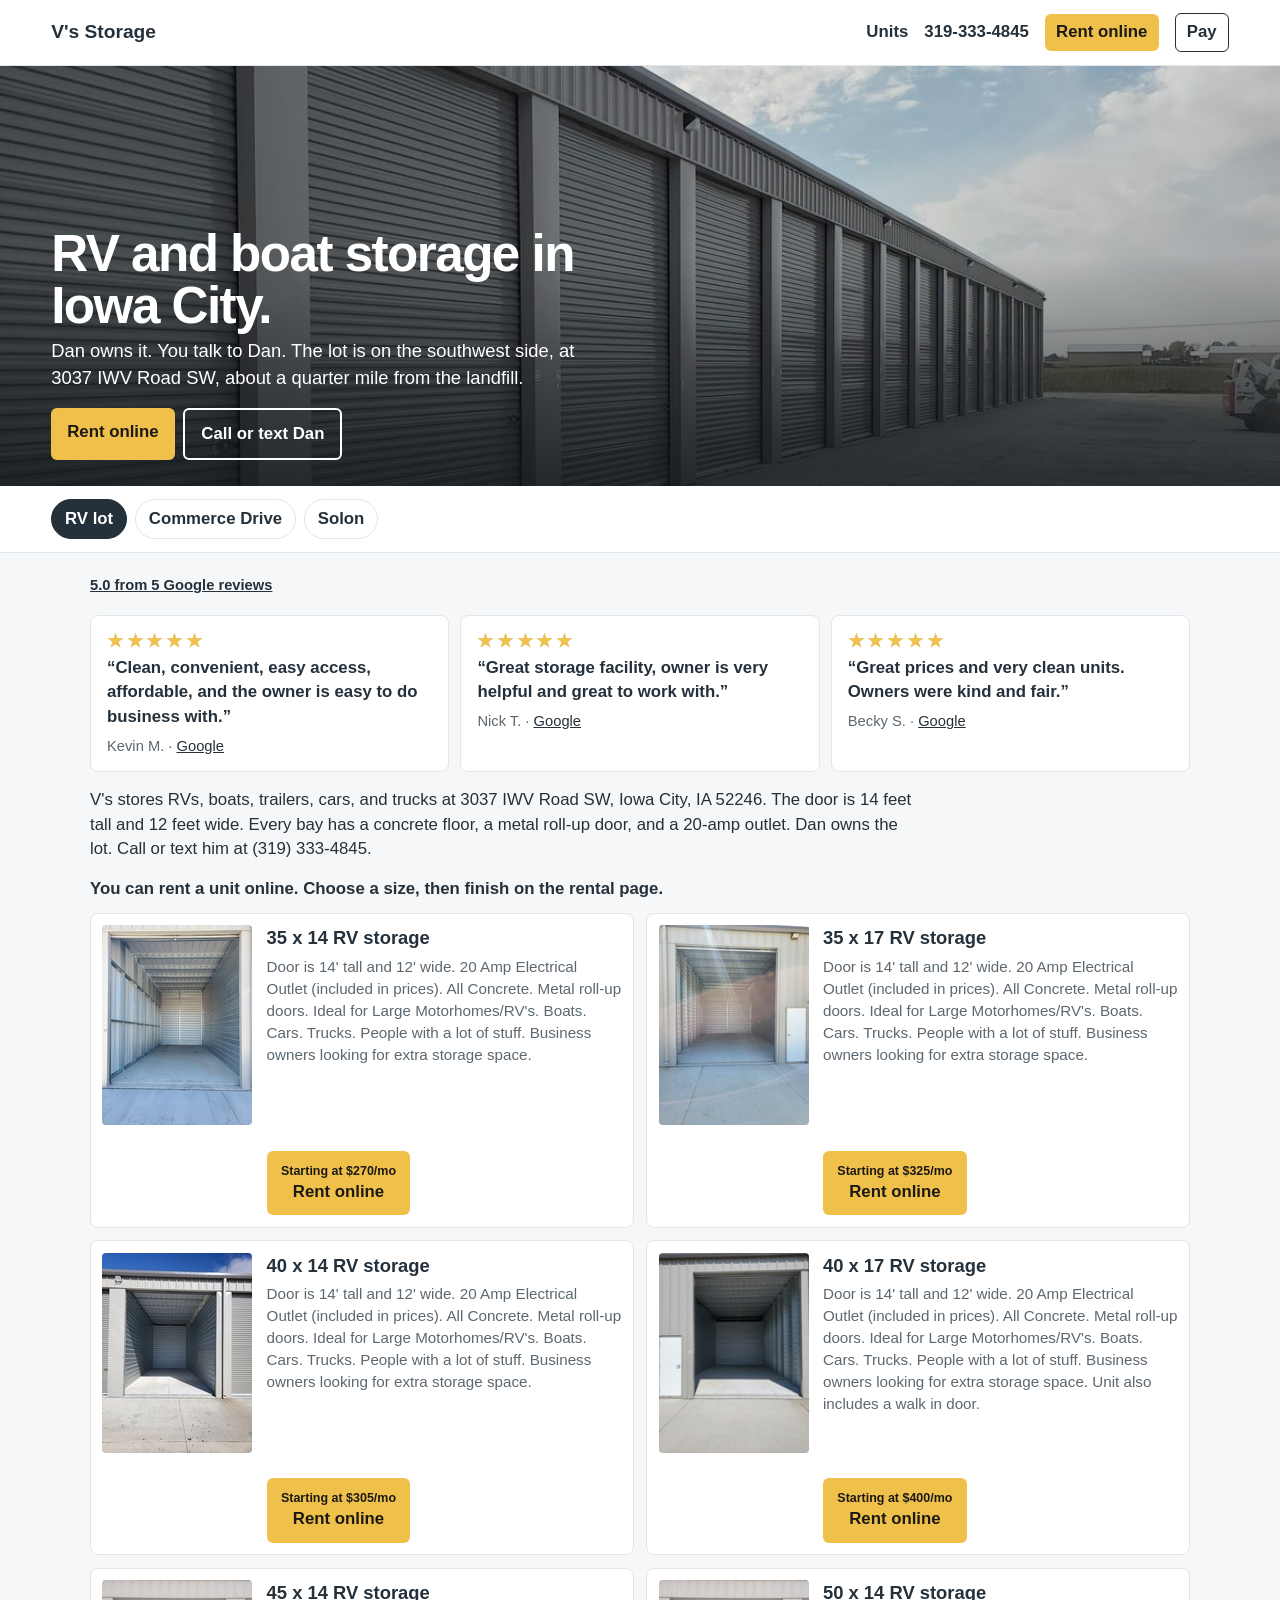
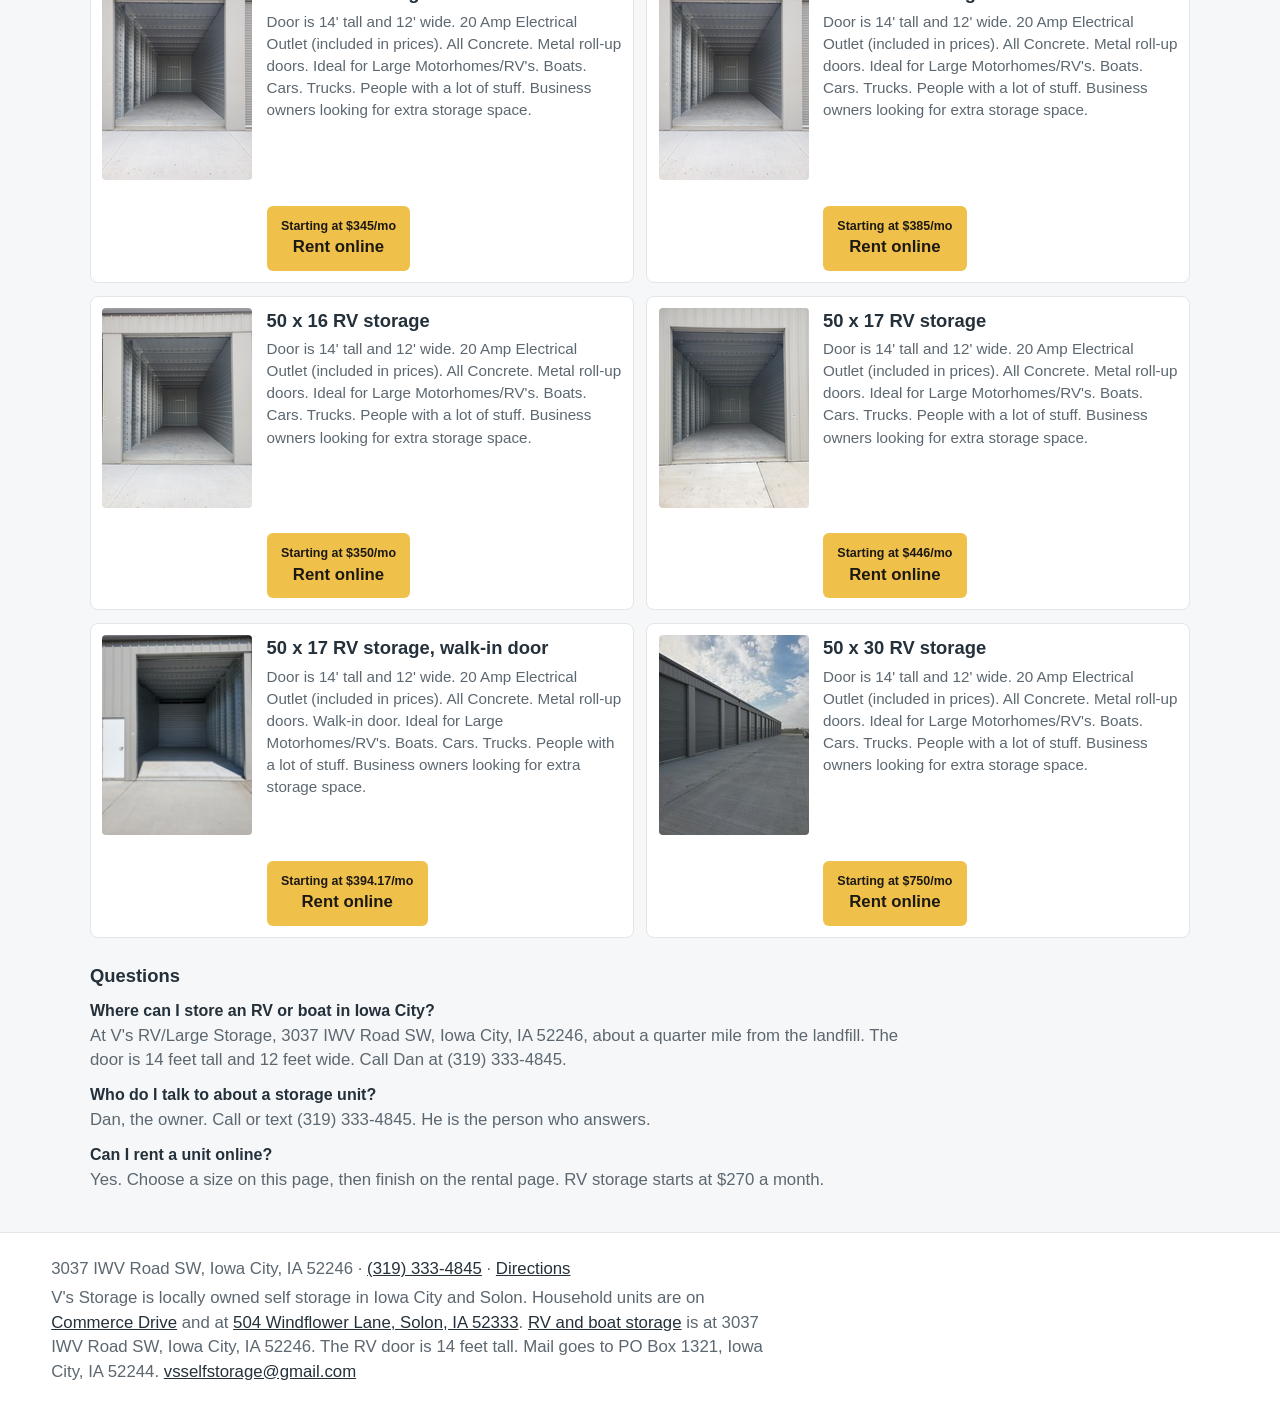
<file: index.html>
<!DOCTYPE html>
<html lang="en">
<head>
  <meta charset="utf-8">
  <meta name="viewport" content="width=device-width, initial-scale=1">
  <title>RV Storage Iowa City | Boat and Trailer Storage on IWV Road</title>
  <meta name="description" content="RV, boat, and trailer storage at 3037 IWV Road SW, Iowa City. Dan owns it. 14-foot doors. From $270 a month. Call (319) 333-4845.">
  <meta name="robots" content="index, follow, max-image-preview:large">
  <link rel="canonical" href="index.html">
  <meta property="og:type" content="website">
  <meta property="og:site_name" content="V's Storage">
  <meta property="og:locale" content="en_US">
  <meta property="og:title" content="RV Storage Iowa City | Boat and Trailer Storage on IWV Road">
  <meta property="og:description" content="RV, boat, and trailer storage at 3037 IWV Road SW, Iowa City. Dan owns it. 14-foot doors. From $270 a month. Call (319) 333-4845.">
  <meta name="twitter:card" content="summary">
  <meta name="twitter:title" content="RV Storage Iowa City | Boat and Trailer Storage on IWV Road">
  <meta name="twitter:description" content="RV, boat, and trailer storage at 3037 IWV Road SW, Iowa City. Dan owns it. 14-foot doors. From $270 a month. Call (319) 333-4845.">
  <link rel="preload" as="image" href="images/rv-lot.jpg" fetchpriority="high">
  <link rel="stylesheet" href="site.css">
  <script src="lot-scroll.js"></script>
  <script type="application/ld+json">
{
  "@context": "https://schema.org",
  "@graph": [
    {
      "@type": "Organization",
      "@id": "index.html#vs-storage",
      "name": "V's Storage",
      "email": "vsselfstorage@gmail.com",
      "telephone": "+1-319-333-4845",
      "founder": {
        "@type": "Person",
        "name": "Dan"
      },
      "sameAs": [
        "https://www.facebook.com/vselfstorage/",
        "https://www.vsrvstorage.com/",
        "https://www.vsselfstorageiowacity.com/",
        "https://www.vsselfstoragesolon.com/"
      ]
    },
    {
      "@type": "SelfStorage",
      "@id": "index.html#location",
      "name": "V's RV/Large Storage",
      "description": "RV, boat, and trailer storage at 3037 IWV Road SW, Iowa City. Dan owns it. 14-foot doors. From $270 a month. Call (319) 333-4845.",
      "telephone": "+1-319-333-4845",
      "email": "vsselfstorage@gmail.com",
      "parentOrganization": {
        "@id": "index.html#vs-storage"
      },
      "address": {
        "@type": "PostalAddress",
        "streetAddress": "3037 IWV Road SW",
        "addressLocality": "Iowa City",
        "addressRegion": "IA",
        "postalCode": "52246",
        "addressCountry": "US"
      },
      "hasMap": "https://www.google.com/maps/search/?api=1&query=V%27s%20RV%2FLarge%20Storage%2C%203037%20IWV%20Road%20SW%2C%20Iowa%20City%2C%20IA%2052246",
      "areaServed": {
        "@type": "City",
        "name": "Iowa City",
        "containedInPlace": {
          "@type": "State",
          "name": "Iowa"
        }
      },
      "priceRange": "$270-$750",
      "currenciesAccepted": "USD",
      "potentialAction": {
        "@type": "ReserveAction",
        "name": "Rent online",
        "target": "https://www.vsrvstorage.com/pages/rent"
      },
      "makesOffer": [
        {
          "@type": "Offer",
          "name": "35 x 14 RV storage",
          "price": "270",
          "priceCurrency": "USD",
          "availability": "https://schema.org/LimitedAvailability",
          "url": "https://www.vsrvstorage.com/pages/rent"
        },
        {
          "@type": "Offer",
          "name": "35 x 17 RV storage",
          "price": "325",
          "priceCurrency": "USD",
          "availability": "https://schema.org/LimitedAvailability",
          "url": "https://www.vsrvstorage.com/pages/rent"
        },
        {
          "@type": "Offer",
          "name": "40 x 14 RV storage",
          "price": "305",
          "priceCurrency": "USD",
          "availability": "https://schema.org/LimitedAvailability",
          "url": "https://www.vsrvstorage.com/pages/rent"
        },
        {
          "@type": "Offer",
          "name": "40 x 17 RV storage",
          "price": "400",
          "priceCurrency": "USD",
          "availability": "https://schema.org/LimitedAvailability",
          "url": "https://www.vsrvstorage.com/pages/rent"
        },
        {
          "@type": "Offer",
          "name": "45 x 14 RV storage",
          "price": "345",
          "priceCurrency": "USD",
          "availability": "https://schema.org/LimitedAvailability",
          "url": "https://www.vsrvstorage.com/pages/rent"
        },
        {
          "@type": "Offer",
          "name": "50 x 14 RV storage",
          "price": "385",
          "priceCurrency": "USD",
          "availability": "https://schema.org/LimitedAvailability",
          "url": "https://www.vsrvstorage.com/pages/rent"
        },
        {
          "@type": "Offer",
          "name": "50 x 16 RV storage",
          "price": "350",
          "priceCurrency": "USD",
          "availability": "https://schema.org/LimitedAvailability",
          "url": "https://www.vsrvstorage.com/pages/rent"
        },
        {
          "@type": "Offer",
          "name": "50 x 17 RV storage",
          "price": "446",
          "priceCurrency": "USD",
          "availability": "https://schema.org/LimitedAvailability",
          "url": "https://www.vsrvstorage.com/pages/rent"
        },
        {
          "@type": "Offer",
          "name": "50 x 17 RV storage, walk-in door",
          "price": "394.17",
          "priceCurrency": "USD",
          "availability": "https://schema.org/LimitedAvailability",
          "url": "https://www.vsrvstorage.com/pages/rent"
        },
        {
          "@type": "Offer",
          "name": "50 x 30 RV storage",
          "price": "750",
          "priceCurrency": "USD",
          "availability": "https://schema.org/LimitedAvailability",
          "url": "https://www.vsrvstorage.com/pages/rent"
        }
      ],
      "geo": {
        "@type": "GeoCoordinates",
        "latitude": 41.6572025,
        "longitude": -91.6348438
      }
    },
    {
      "@type": "FAQPage",
      "@id": "index.html#faq",
      "mainEntity": [
        {
          "@type": "Question",
          "name": "Where can I store an RV or boat in Iowa City?",
          "acceptedAnswer": {
            "@type": "Answer",
            "text": "At V's RV/Large Storage, 3037 IWV Road SW, Iowa City, IA 52246, about a quarter mile from the landfill. The door is 14 feet tall and 12 feet wide. Call Dan at (319) 333-4845."
          }
        },
        {
          "@type": "Question",
          "name": "Who do I talk to about a storage unit?",
          "acceptedAnswer": {
            "@type": "Answer",
            "text": "Dan, the owner. Call or text (319) 333-4845. He is the person who answers."
          }
        },
        {
          "@type": "Question",
          "name": "Can I rent a unit online?",
          "acceptedAnswer": {
            "@type": "Answer",
            "text": "Yes. Choose a size on this page, then finish on the rental page. RV storage starts at $270 a month."
          }
        }
      ]
    }
  ]
}
  </script>
</head>
<body class="lot-yellow">
  <header>
    <a class="brand" href="#top">V's Storage</a>
    <nav>
      <a class="quiet" href="#units">Units</a>
      <a class="quiet" href="tel:+13193334845">319-333-4845</a>
      <a class="rent-nav" href="https://www.vsrvstorage.com/pages/rent">Rent online</a>
      <a class="pay" href="https://www.vsrvstorage.com/login">Pay</a>
    </nav>
  </header>

  <section class="hero" id="top">
    <img src="images/rv-lot.jpg" alt="RV storage buildings with tall roll-up doors at 3037 IWV Road SW, Iowa City" width="1200" height="1600" fetchpriority="high">
    <div class="hero-copy">
      <h1>RV and boat storage in Iowa City.</h1>
      <p>Dan owns it. You talk to Dan. The lot is on the southwest side, at 3037 IWV Road SW, about a quarter mile from the landfill.</p>
      <div class="actions">
        <a class="call" href="https://www.vsrvstorage.com/pages/rent">Rent online</a>
        <a class="call phone" href="tel:+13193334845">Call or text Dan</a>
      </div>
    </div>
  </section>

  <nav class="lots" aria-label="Locations">
    <a href="index.html" aria-current="page">RV lot</a>
    <a href="iowa-city.html">Commerce Drive</a>
    <a href="solon.html">Solon</a>
  </nav>

  <main>
    <section class="reviews" aria-label="Google reviews">
      <p class="review-source"><a href="https://www.google.com/maps/place/?q=place_id:ChIJkQ-xQYBH5IcRQBtiUoqAh1w">5.0 from 5 Google reviews</a></p>
      <blockquote>
        <p class="stars" aria-label="5 out of 5 stars"><span aria-hidden="true">★★★★★</span></p>
        <p>“Clean, convenient, easy access, affordable, and the owner is easy to do business with.”</p>
        <footer>Kevin M. · <a href="https://www.google.com/maps/place/?q=place_id:ChIJkQ-xQYBH5IcRQBtiUoqAh1w">Google</a></footer>
      </blockquote>
      <blockquote>
        <p class="stars" aria-label="5 out of 5 stars"><span aria-hidden="true">★★★★★</span></p>
        <p>“Great storage facility, owner is very helpful and great to work with.”</p>
        <footer>Nick T. · <a href="https://www.google.com/maps/place/?q=place_id:ChIJkQ-xQYBH5IcRQBtiUoqAh1w">Google</a></footer>
      </blockquote>
      <blockquote>
        <p class="stars" aria-label="5 out of 5 stars"><span aria-hidden="true">★★★★★</span></p>
        <p>“Great prices and very clean units. Owners were kind and fair.”</p>
        <footer>Becky S. · <a href="https://www.google.com/maps/place/?q=place_id:ChIJkQ-xQYBH5IcRQBtiUoqAh1w">Google</a></footer>
      </blockquote>
      <blockquote>
        <p class="stars" aria-label="5 out of 5 stars"><span aria-hidden="true">★★★★★</span></p>
        <p>“Nice, safe, clean facilities!”</p>
        <footer><a href="https://www.google.com/maps/place/?q=place_id:ChIJkQ-xQYBH5IcRQBtiUoqAh1w">Google review</a></footer>
      </blockquote>
    </section>
    <p id="facts">V's stores RVs, boats, trailers, cars, and trucks at 3037 IWV Road SW, Iowa City, IA 52246. The door is 14 feet tall and 12 feet wide. Every bay has a concrete floor, a metal roll-up door, and a 20-amp outlet. Dan owns the lot. Call or text him at (319) 333-4845.</p>
    <p id="rent-note">You can rent a unit online. Choose a size, then finish on the rental page.</p>
    <div class="units rv" id="units">
      <article class="unit">
        <img src="images/west-rv-large-storage-35-x-14.jpg" alt="35 x 14 RV storage at V's in Iowa City" width="150" height="200" loading="lazy" decoding="async">
        <div><h2>35 x 14 RV storage</h2><p>Door is 14' tall and 12' wide. 20 Amp Electrical Outlet (included in prices). All Concrete. Metal roll-up doors. Ideal for Large Motorhomes/RV's. Boats. Cars. Trucks. People with a lot of stuff. Business owners looking for extra storage space.</p></div>
        <a class="rent" href="https://www.vsrvstorage.com/pages/rent"><span>Starting at $270/mo</span>Rent online</a>
      </article>
      <article class="unit">
        <img src="images/west-rv-large-storage-35-x-17.jpg" alt="35 x 17 RV storage at V's in Iowa City" width="150" height="200" loading="lazy" decoding="async">
        <div><h2>35 x 17 RV storage</h2><p>Door is 14' tall and 12' wide. 20 Amp Electrical Outlet (included in prices). All Concrete. Metal roll-up doors. Ideal for Large Motorhomes/RV's. Boats. Cars. Trucks. People with a lot of stuff. Business owners looking for extra storage space.</p></div>
        <a class="rent" href="https://www.vsrvstorage.com/pages/rent"><span>Starting at $325/mo</span>Rent online</a>
      </article>
      <article class="unit">
        <img src="images/west-rv-large-storage-40-x-14.jpg" alt="40 x 14 RV storage at V's in Iowa City" width="150" height="200" loading="lazy" decoding="async">
        <div><h2>40 x 14 RV storage</h2><p>Door is 14' tall and 12' wide. 20 Amp Electrical Outlet (included in prices). All Concrete. Metal roll-up doors. Ideal for Large Motorhomes/RV's. Boats. Cars. Trucks. People with a lot of stuff. Business owners looking for extra storage space.</p></div>
        <a class="rent" href="https://www.vsrvstorage.com/pages/rent"><span>Starting at $305/mo</span>Rent online</a>
      </article>
      <article class="unit">
        <img src="images/west-40x17.jpg" alt="40 x 17 RV storage at V's in Iowa City" width="150" height="185" loading="lazy" decoding="async">
        <div><h2>40 x 17 RV storage</h2><p>Door is 14' tall and 12' wide. 20 Amp Electrical Outlet (included in prices). All Concrete. Metal roll-up doors. Ideal for Large Motorhomes/RV's. Boats. Cars. Trucks. People with a lot of stuff. Business owners looking for extra storage space. Unit also includes a walk in door.</p></div>
        <a class="rent" href="https://www.vsrvstorage.com/pages/rent"><span>Starting at $400/mo</span>Rent online</a>
      </article>
      <article class="unit">
        <img src="images/west-rv-large-storage-45-x-14.jpg" alt="45 x 14 RV storage at V's in Iowa City" width="150" height="200" loading="lazy" decoding="async">
        <div><h2>45 x 14 RV storage</h2><p>Door is 14' tall and 12' wide. 20 Amp Electrical Outlet (included in prices). All Concrete. Metal roll-up doors. Ideal for Large Motorhomes/RV's. Boats. Cars. Trucks. People with a lot of stuff. Business owners looking for extra storage space.</p></div>
        <a class="rent" href="https://www.vsrvstorage.com/pages/rent"><span>Starting at $345/mo</span>Rent online</a>
      </article>
      <article class="unit">
        <img src="images/west-rv-large-storage-50-x-14.jpg" alt="50 x 14 RV storage at V's in Iowa City" width="150" height="200" loading="lazy" decoding="async">
        <div><h2>50 x 14 RV storage</h2><p>Door is 14' tall and 12' wide. 20 Amp Electrical Outlet (included in prices). All Concrete. Metal roll-up doors. Ideal for Large Motorhomes/RV's. Boats. Cars. Trucks. People with a lot of stuff. Business owners looking for extra storage space.</p></div>
        <a class="rent" href="https://www.vsrvstorage.com/pages/rent"><span>Starting at $385/mo</span>Rent online</a>
      </article>
      <article class="unit">
        <img src="images/west-rv-large-storage-50-x-16.jpg" alt="50 x 16 RV storage at V's in Iowa City" width="150" height="200" loading="lazy" decoding="async">
        <div><h2>50 x 16 RV storage</h2><p>Door is 14' tall and 12' wide. 20 Amp Electrical Outlet (included in prices). All Concrete. Metal roll-up doors. Ideal for Large Motorhomes/RV's. Boats. Cars. Trucks. People with a lot of stuff. Business owners looking for extra storage space.</p></div>
        <a class="rent" href="https://www.vsrvstorage.com/pages/rent"><span>Starting at $350/mo</span>Rent online</a>
      </article>
      <article class="unit">
        <img src="images/west-50x17.jpg" alt="50 x 17 RV storage at V's in Iowa City" width="150" height="200" loading="lazy" decoding="async">
        <div><h2>50 x 17 RV storage</h2><p>Door is 14' tall and 12' wide. 20 Amp Electrical Outlet (included in prices). All Concrete. Metal roll-up doors. Ideal for Large Motorhomes/RV's. Boats. Cars. Trucks. People with a lot of stuff. Business owners looking for extra storage space.</p></div>
        <a class="rent" href="https://www.vsrvstorage.com/pages/rent"><span>Starting at $446/mo</span>Rent online</a>
      </article>
      <article class="unit">
        <img src="images/west-50x17-walkin.jpg" alt="50 x 17 RV storage, walk-in door at V's in Iowa City" width="150" height="185" loading="lazy" decoding="async">
        <div><h2>50 x 17 RV storage, walk-in door</h2><p>Door is 14' tall and 12' wide. 20 Amp Electrical Outlet (included in prices). All Concrete. Metal roll-up doors. Walk-in door. Ideal for Large Motorhomes/RV's. Boats. Cars. Trucks. People with a lot of stuff. Business owners looking for extra storage space.</p></div>
        <a class="rent" href="https://www.vsrvstorage.com/pages/rent"><span>Starting at $394.17/mo</span>Rent online</a>
      </article>
      <article class="unit">
        <img src="images/west-rv-large-storage-50-x-30.jpg" alt="50 x 30 RV storage at V's in Iowa City" width="150" height="200" loading="lazy" decoding="async">
        <div><h2>50 x 30 RV storage</h2><p>Door is 14' tall and 12' wide. 20 Amp Electrical Outlet (included in prices). All Concrete. Metal roll-up doors. Ideal for Large Motorhomes/RV's. Boats. Cars. Trucks. People with a lot of stuff. Business owners looking for extra storage space.</p></div>
        <a class="rent" href="https://www.vsrvstorage.com/pages/rent"><span>Starting at $750/mo</span>Rent online</a>
      </article>
    </div>
    <section class="faq" aria-labelledby="faq-title">
      <h2 id="faq-title">Questions</h2>
      <article>
        <h3>Where can I store an RV or boat in Iowa City?</h3>
        <p>At V's RV/Large Storage, 3037 IWV Road SW, Iowa City, IA 52246, about a quarter mile from the landfill. The door is 14 feet tall and 12 feet wide. Call Dan at (319) 333-4845.</p>
      </article>
      <article>
        <h3>Who do I talk to about a storage unit?</h3>
        <p>Dan, the owner. Call or text (319) 333-4845. He is the person who answers.</p>
      </article>
      <article>
        <h3>Can I rent a unit online?</h3>
        <p>Yes. Choose a size on this page, then finish on the rental page. RV storage starts at $270 a month.</p>
      </article>
    </section>
  </main>

  <footer>
    <p>3037 IWV Road SW, Iowa City, IA 52246 · <a href="tel:+13193334845">(319) 333-4845</a> · <a href="https://www.google.com/maps/search/?api=1&amp;query=V%27s%20RV%2FLarge%20Storage%2C%203037%20IWV%20Road%20SW%2C%20Iowa%20City%2C%20IA%2052246">Directions</a></p>
    <p>V's Storage is locally owned self storage in Iowa City and Solon. Household units are on <a href="iowa-city.html">Commerce Drive</a> and at <a href="solon.html">504 Windflower Lane, Solon, IA 52333</a>. <a href="index.html">RV and boat storage</a> is at 3037 IWV Road SW, Iowa City, IA 52246. The RV door is 14 feet tall. Mail goes to PO Box 1321, Iowa City, IA 52244. <a href="mailto:vsselfstorage@gmail.com">vsselfstorage@gmail.com</a></p>
  </footer>
  <script src="reviews.js"></script>
</body>
</html>
</file>
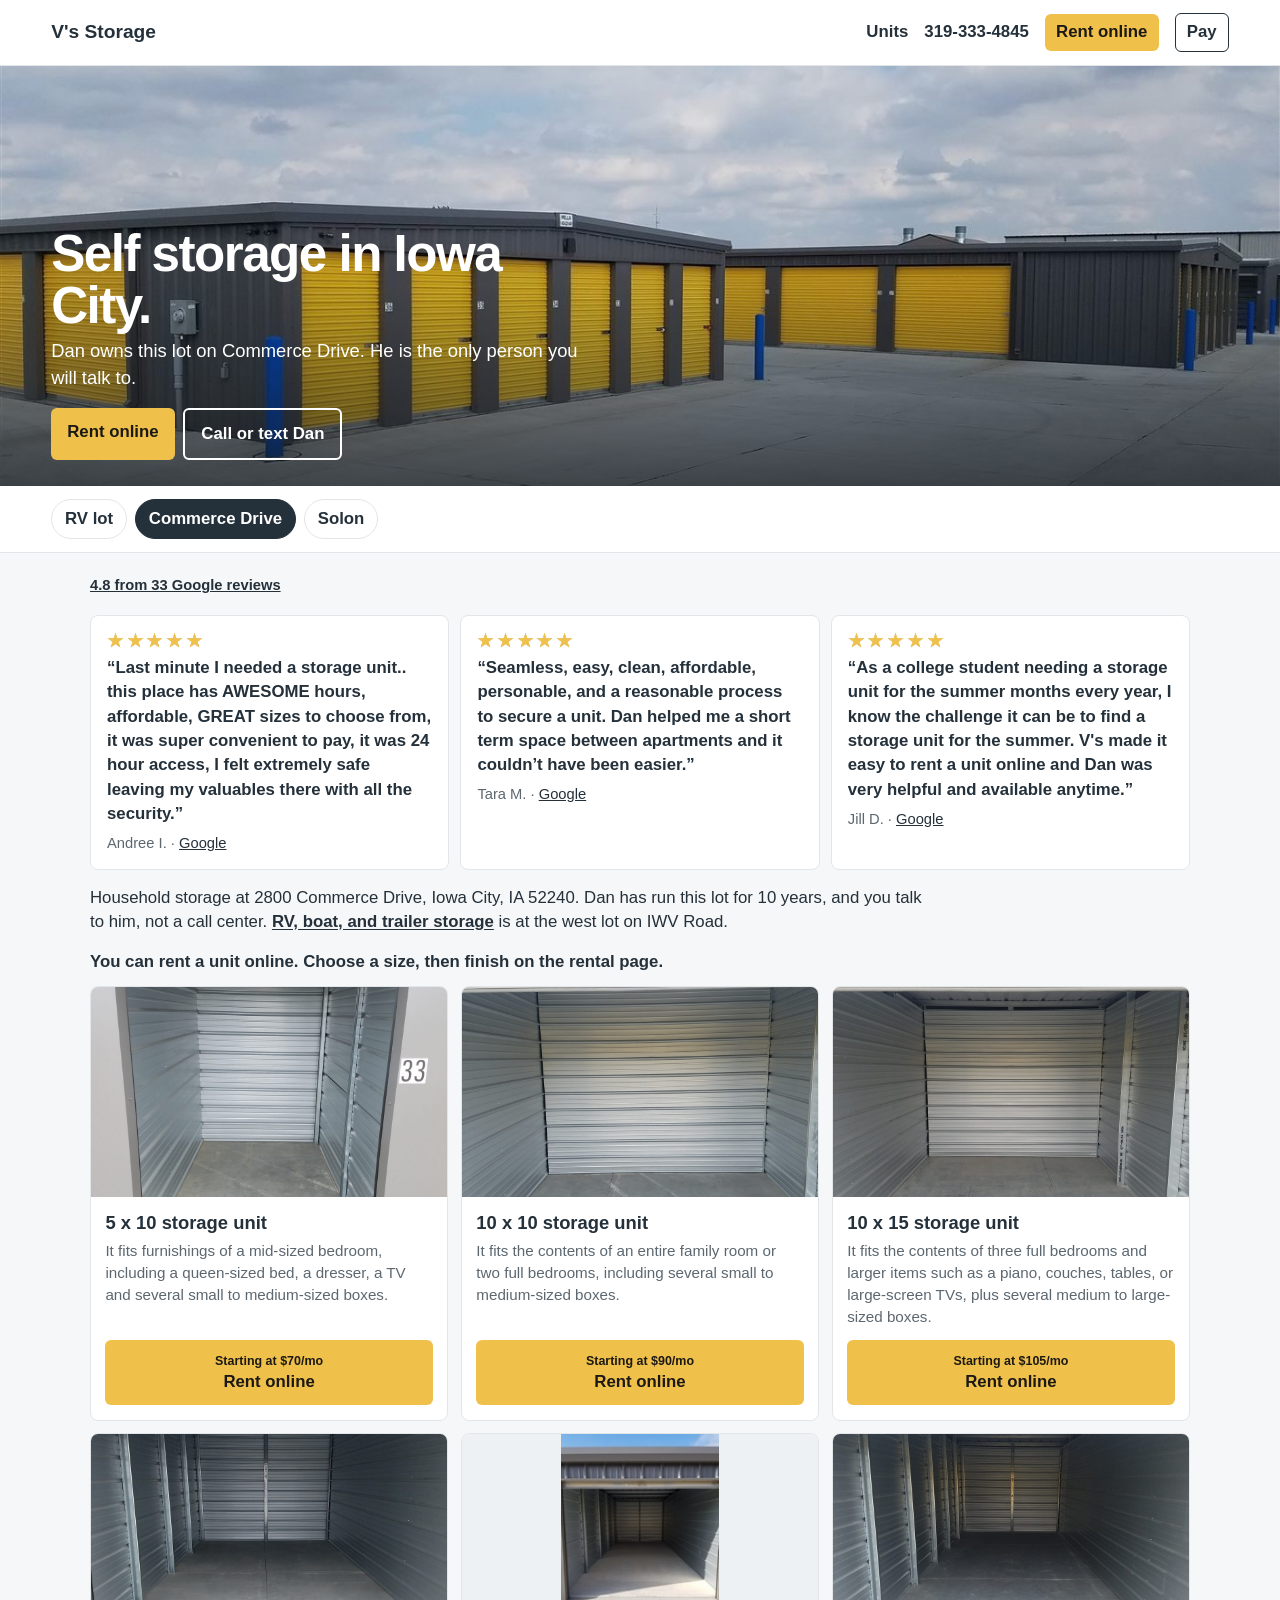
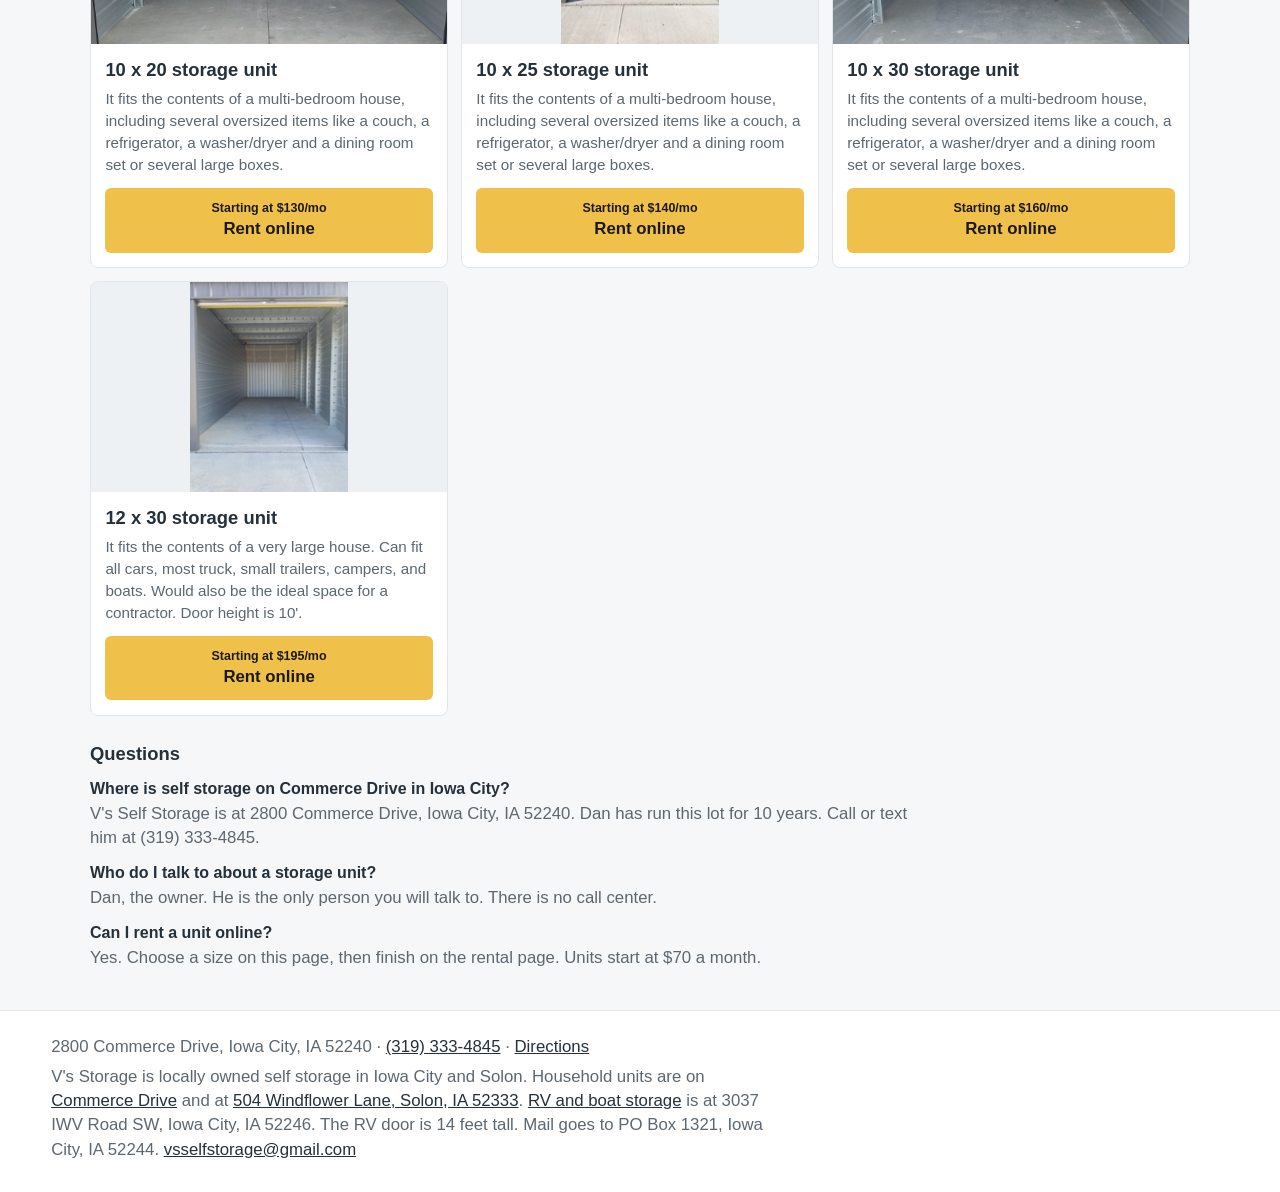
<file: iowa-city.html>
<!DOCTYPE html>
<html lang="en">
<head>
  <meta charset="utf-8">
  <meta name="viewport" content="width=device-width, initial-scale=1">
  <title>Self Storage in Iowa City | 2800 Commerce Drive | V's</title>
  <meta name="description" content="Self storage at 2800 Commerce Drive, Iowa City. Dan has run it for 10 years and answers the phone. From $70 a month. Call (319) 333-4845.">
  <meta name="robots" content="index, follow, max-image-preview:large">
  <link rel="canonical" href="iowa-city.html">
  <meta property="og:type" content="website">
  <meta property="og:site_name" content="V's Storage">
  <meta property="og:locale" content="en_US">
  <meta property="og:title" content="Self Storage in Iowa City | 2800 Commerce Drive | V's">
  <meta property="og:description" content="Self storage at 2800 Commerce Drive, Iowa City. Dan has run it for 10 years and answers the phone. From $70 a month. Call (319) 333-4845.">
  <meta name="twitter:card" content="summary">
  <meta name="twitter:title" content="Self Storage in Iowa City | 2800 Commerce Drive | V's">
  <meta name="twitter:description" content="Self storage at 2800 Commerce Drive, Iowa City. Dan has run it for 10 years and answers the phone. From $70 a month. Call (319) 333-4845.">
  <link rel="preload" as="image" href="images/yellow.jpg" fetchpriority="high">
  <link rel="stylesheet" href="site.css">
  <script src="lot-scroll.js"></script>
  <script type="application/ld+json">
{
  "@context": "https://schema.org",
  "@graph": [
    {
      "@type": "Organization",
      "@id": "index.html#vs-storage",
      "name": "V's Storage",
      "email": "vsselfstorage@gmail.com",
      "telephone": "+1-319-333-4845",
      "founder": {
        "@type": "Person",
        "name": "Dan"
      },
      "sameAs": [
        "https://www.facebook.com/vselfstorage/",
        "https://www.vsrvstorage.com/",
        "https://www.vsselfstorageiowacity.com/",
        "https://www.vsselfstoragesolon.com/"
      ]
    },
    {
      "@type": "SelfStorage",
      "@id": "iowa-city.html#location",
      "name": "V's Self Storage",
      "description": "Self storage at 2800 Commerce Drive, Iowa City. Dan has run it for 10 years and answers the phone. From $70 a month. Call (319) 333-4845.",
      "telephone": "+1-319-333-4845",
      "email": "vsselfstorage@gmail.com",
      "parentOrganization": {
        "@id": "index.html#vs-storage"
      },
      "address": {
        "@type": "PostalAddress",
        "streetAddress": "2800 Commerce Drive",
        "addressLocality": "Iowa City",
        "addressRegion": "IA",
        "postalCode": "52240",
        "addressCountry": "US"
      },
      "hasMap": "https://www.google.com/maps?cid=9534833915343335467",
      "areaServed": {
        "@type": "City",
        "name": "Iowa City",
        "containedInPlace": {
          "@type": "State",
          "name": "Iowa"
        }
      },
      "priceRange": "$70-$195",
      "currenciesAccepted": "USD",
      "potentialAction": {
        "@type": "ReserveAction",
        "name": "Rent online",
        "target": "https://www.vsselfstorageiowacity.com/pages/rent"
      },
      "makesOffer": [
        {
          "@type": "Offer",
          "name": "5 x 10 storage unit",
          "price": "70",
          "priceCurrency": "USD",
          "availability": "https://schema.org/LimitedAvailability",
          "url": "https://www.vsselfstorageiowacity.com/pages/rent"
        },
        {
          "@type": "Offer",
          "name": "10 x 10 storage unit",
          "price": "90",
          "priceCurrency": "USD",
          "availability": "https://schema.org/LimitedAvailability",
          "url": "https://www.vsselfstorageiowacity.com/pages/rent"
        },
        {
          "@type": "Offer",
          "name": "10 x 15 storage unit",
          "price": "105",
          "priceCurrency": "USD",
          "availability": "https://schema.org/LimitedAvailability",
          "url": "https://www.vsselfstorageiowacity.com/pages/rent"
        },
        {
          "@type": "Offer",
          "name": "10 x 20 storage unit",
          "price": "130",
          "priceCurrency": "USD",
          "availability": "https://schema.org/LimitedAvailability",
          "url": "https://www.vsselfstorageiowacity.com/pages/rent"
        },
        {
          "@type": "Offer",
          "name": "10 x 25 storage unit",
          "price": "140",
          "priceCurrency": "USD",
          "availability": "https://schema.org/LimitedAvailability",
          "url": "https://www.vsselfstorageiowacity.com/pages/rent"
        },
        {
          "@type": "Offer",
          "name": "10 x 30 storage unit",
          "price": "160",
          "priceCurrency": "USD",
          "availability": "https://schema.org/LimitedAvailability",
          "url": "https://www.vsselfstorageiowacity.com/pages/rent"
        },
        {
          "@type": "Offer",
          "name": "12 x 30 storage unit",
          "price": "195",
          "priceCurrency": "USD",
          "availability": "https://schema.org/LimitedAvailability",
          "url": "https://www.vsselfstorageiowacity.com/pages/rent"
        }
      ]
    },
    {
      "@type": "FAQPage",
      "@id": "iowa-city.html#faq",
      "mainEntity": [
        {
          "@type": "Question",
          "name": "Where is self storage on Commerce Drive in Iowa City?",
          "acceptedAnswer": {
            "@type": "Answer",
            "text": "V's Self Storage is at 2800 Commerce Drive, Iowa City, IA 52240. Dan has run this lot for 10 years. Call or text him at (319) 333-4845."
          }
        },
        {
          "@type": "Question",
          "name": "Who do I talk to about a storage unit?",
          "acceptedAnswer": {
            "@type": "Answer",
            "text": "Dan, the owner. He is the only person you will talk to. There is no call center."
          }
        },
        {
          "@type": "Question",
          "name": "Can I rent a unit online?",
          "acceptedAnswer": {
            "@type": "Answer",
            "text": "Yes. Choose a size on this page, then finish on the rental page. Units start at $70 a month."
          }
        }
      ]
    }
  ]
}
  </script>
</head>
<body class="lot-yellow">
  <header>
    <a class="brand" href="#top">V's Storage</a>
    <nav>
      <a class="quiet" href="#units">Units</a>
      <a class="quiet" href="tel:+13193334845">319-333-4845</a>
      <a class="rent-nav" href="https://www.vsselfstorageiowacity.com/pages/rent">Rent online</a>
      <a class="pay" href="https://www.vsselfstorageiowacity.com/login">Pay</a>
    </nav>
  </header>

  <section class="hero" id="top">
    <img src="images/yellow.jpg" alt="Yellow storage doors at V's Self Storage on Commerce Drive in Iowa City" width="1400" height="1050" fetchpriority="high">
    <div class="hero-copy">
      <h1>Self storage in Iowa City.</h1>
      <p>Dan owns this lot on Commerce Drive. He is the only person you will talk to.</p>
      <div class="actions">
        <a class="call" href="https://www.vsselfstorageiowacity.com/pages/rent">Rent online</a>
        <a class="call phone" href="tel:+13193334845">Call or text Dan</a>
      </div>
    </div>
  </section>

  <nav class="lots" aria-label="Locations">
    <a href="index.html">RV lot</a>
    <a href="iowa-city.html" aria-current="page">Commerce Drive</a>
    <a href="solon.html">Solon</a>
  </nav>

  <main>
    <section class="reviews" aria-label="Google reviews">
      <p class="review-source"><a href="https://www.google.com/maps/place/?q=place_id:ChIJLYWzTwBr5IcRK_BipO2IUoQ">4.8 from 33 Google reviews</a></p>
      <blockquote>
        <p class="stars" aria-label="5 out of 5 stars"><span aria-hidden="true">★★★★★</span></p>
        <p>“Last minute I needed a storage unit.. this place has AWESOME hours, affordable, GREAT sizes to choose from, it was super convenient to pay, it was 24 hour access, I felt extremely safe leaving my valuables there with all the security.”</p>
        <footer>Andree I. · <a href="https://www.google.com/maps/place/?q=place_id:ChIJLYWzTwBr5IcRK_BipO2IUoQ">Google</a></footer>
      </blockquote>
      <blockquote>
        <p class="stars" aria-label="5 out of 5 stars"><span aria-hidden="true">★★★★★</span></p>
        <p>“Seamless, easy, clean, affordable, personable, and a reasonable process to secure a unit. Dan helped me a short term space between apartments and it couldn’t have been easier.”</p>
        <footer>Tara M. · <a href="https://www.google.com/maps/place/?q=place_id:ChIJLYWzTwBr5IcRK_BipO2IUoQ">Google</a></footer>
      </blockquote>
      <blockquote>
        <p class="stars" aria-label="5 out of 5 stars"><span aria-hidden="true">★★★★★</span></p>
        <p>“As a college student needing a storage unit for the summer months every year, I know the challenge it can be to find a storage unit for the summer. V's made it easy to rent a unit online and Dan was very helpful and available anytime.”</p>
        <footer>Jill D. · <a href="https://www.google.com/maps/place/?q=place_id:ChIJLYWzTwBr5IcRK_BipO2IUoQ">Google</a></footer>
      </blockquote>
    </section>
    <p id="facts">Household storage at 2800 Commerce Drive, Iowa City, IA 52240. Dan has run this lot for 10 years, and you talk to him, not a call center. <a href="index.html">RV, boat, and trailer storage</a> is at the west lot on IWV Road.</p>
    <p id="rent-note">You can rent a unit online. Choose a size, then finish on the rental page.</p>
    <div class="units wide" id="units">
      <article class="unit">
        <img src="images/ic-5x10.jpg" alt="5 x 10 storage unit at V's in Iowa City" width="1050" height="1400" loading="lazy" decoding="async">
        <div><h2>5 x 10 storage unit</h2><p>It fits furnishings of a mid-sized bedroom, including a queen-sized bed, a dresser, a TV and several small to medium-sized boxes.</p></div>
        <a class="rent" href="https://www.vsselfstorageiowacity.com/pages/rent"><span>Starting at $70/mo</span>Rent online</a>
      </article>
      <article class="unit">
        <img src="images/ic-10x10.jpg" alt="10 x 10 storage unit at V's in Iowa City" width="1050" height="1400" loading="lazy" decoding="async">
        <div><h2>10 x 10 storage unit</h2><p>It fits the contents of an entire family room or two full bedrooms, including several small to medium-sized boxes.</p></div>
        <a class="rent" href="https://www.vsselfstorageiowacity.com/pages/rent"><span>Starting at $90/mo</span>Rent online</a>
      </article>
      <article class="unit">
        <img src="images/ic-10x15.jpg" alt="10 x 15 storage unit at V's in Iowa City" width="1050" height="1400" loading="lazy" decoding="async">
        <div><h2>10 x 15 storage unit</h2><p>It fits the contents of three full bedrooms and larger items such as a piano, couches, tables, or large-screen TVs, plus several medium to large-sized boxes.</p></div>
        <a class="rent" href="https://www.vsselfstorageiowacity.com/pages/rent"><span>Starting at $105/mo</span>Rent online</a>
      </article>
      <article class="unit">
        <img src="images/ic-10x20.jpg" alt="10 x 20 storage unit at V's in Iowa City" width="1050" height="1400" loading="lazy" decoding="async">
        <div><h2>10 x 20 storage unit</h2><p>It fits the contents of a multi-bedroom house, including several oversized items like a couch, a refrigerator, a washer/dryer and a dining room set or several large boxes.</p></div>
        <a class="rent" href="https://www.vsselfstorageiowacity.com/pages/rent"><span>Starting at $130/mo</span>Rent online</a>
      </article>
      <article class="unit fit">
        <img src="images/east-10-x-25.jpg" alt="10 x 25 storage unit at V's in Iowa City" width="150" height="200" loading="lazy" decoding="async">
        <div><h2>10 x 25 storage unit</h2><p>It fits the contents of a multi-bedroom house, including several oversized items like a couch, a refrigerator, a washer/dryer and a dining room set or several large boxes.</p></div>
        <a class="rent" href="https://www.vsselfstorageiowacity.com/pages/rent"><span>Starting at $140/mo</span>Rent online</a>
      </article>
      <article class="unit">
        <img src="images/ic-10x30.jpg" alt="10 x 30 storage unit at V's in Iowa City" width="1050" height="1400" loading="lazy" decoding="async">
        <div><h2>10 x 30 storage unit</h2><p>It fits the contents of a multi-bedroom house, including several oversized items like a couch, a refrigerator, a washer/dryer and a dining room set or several large boxes.</p></div>
        <a class="rent" href="https://www.vsselfstorageiowacity.com/pages/rent"><span>Starting at $160/mo</span>Rent online</a>
      </article>
      <article class="unit fit">
        <img src="images/east-12-x-30.jpg" alt="12 x 30 storage unit at V's in Iowa City" width="150" height="200" loading="lazy" decoding="async">
        <div><h2>12 x 30 storage unit</h2><p>It fits the contents of a very large house. Can fit all cars, most truck, small trailers, campers, and boats. Would also be the ideal space for a contractor. Door height is 10'.</p></div>
        <a class="rent" href="https://www.vsselfstorageiowacity.com/pages/rent"><span>Starting at $195/mo</span>Rent online</a>
      </article>
    </div>
    <section class="faq" aria-labelledby="faq-title">
      <h2 id="faq-title">Questions</h2>
      <article>
        <h3>Where is self storage on Commerce Drive in Iowa City?</h3>
        <p>V's Self Storage is at 2800 Commerce Drive, Iowa City, IA 52240. Dan has run this lot for 10 years. Call or text him at (319) 333-4845.</p>
      </article>
      <article>
        <h3>Who do I talk to about a storage unit?</h3>
        <p>Dan, the owner. He is the only person you will talk to. There is no call center.</p>
      </article>
      <article>
        <h3>Can I rent a unit online?</h3>
        <p>Yes. Choose a size on this page, then finish on the rental page. Units start at $70 a month.</p>
      </article>
    </section>
  </main>

  <footer>
    <p>2800 Commerce Drive, Iowa City, IA 52240 · <a href="tel:+13193334845">(319) 333-4845</a> · <a href="https://www.google.com/maps?cid=9534833915343335467">Directions</a></p>
    <p>V's Storage is locally owned self storage in Iowa City and Solon. Household units are on <a href="iowa-city.html">Commerce Drive</a> and at <a href="solon.html">504 Windflower Lane, Solon, IA 52333</a>. <a href="index.html">RV and boat storage</a> is at 3037 IWV Road SW, Iowa City, IA 52246. The RV door is 14 feet tall. Mail goes to PO Box 1321, Iowa City, IA 52244. <a href="mailto:vsselfstorage@gmail.com">vsselfstorage@gmail.com</a></p>
  </footer>
  <script src="reviews.js"></script>
</body>
</html>
</file>
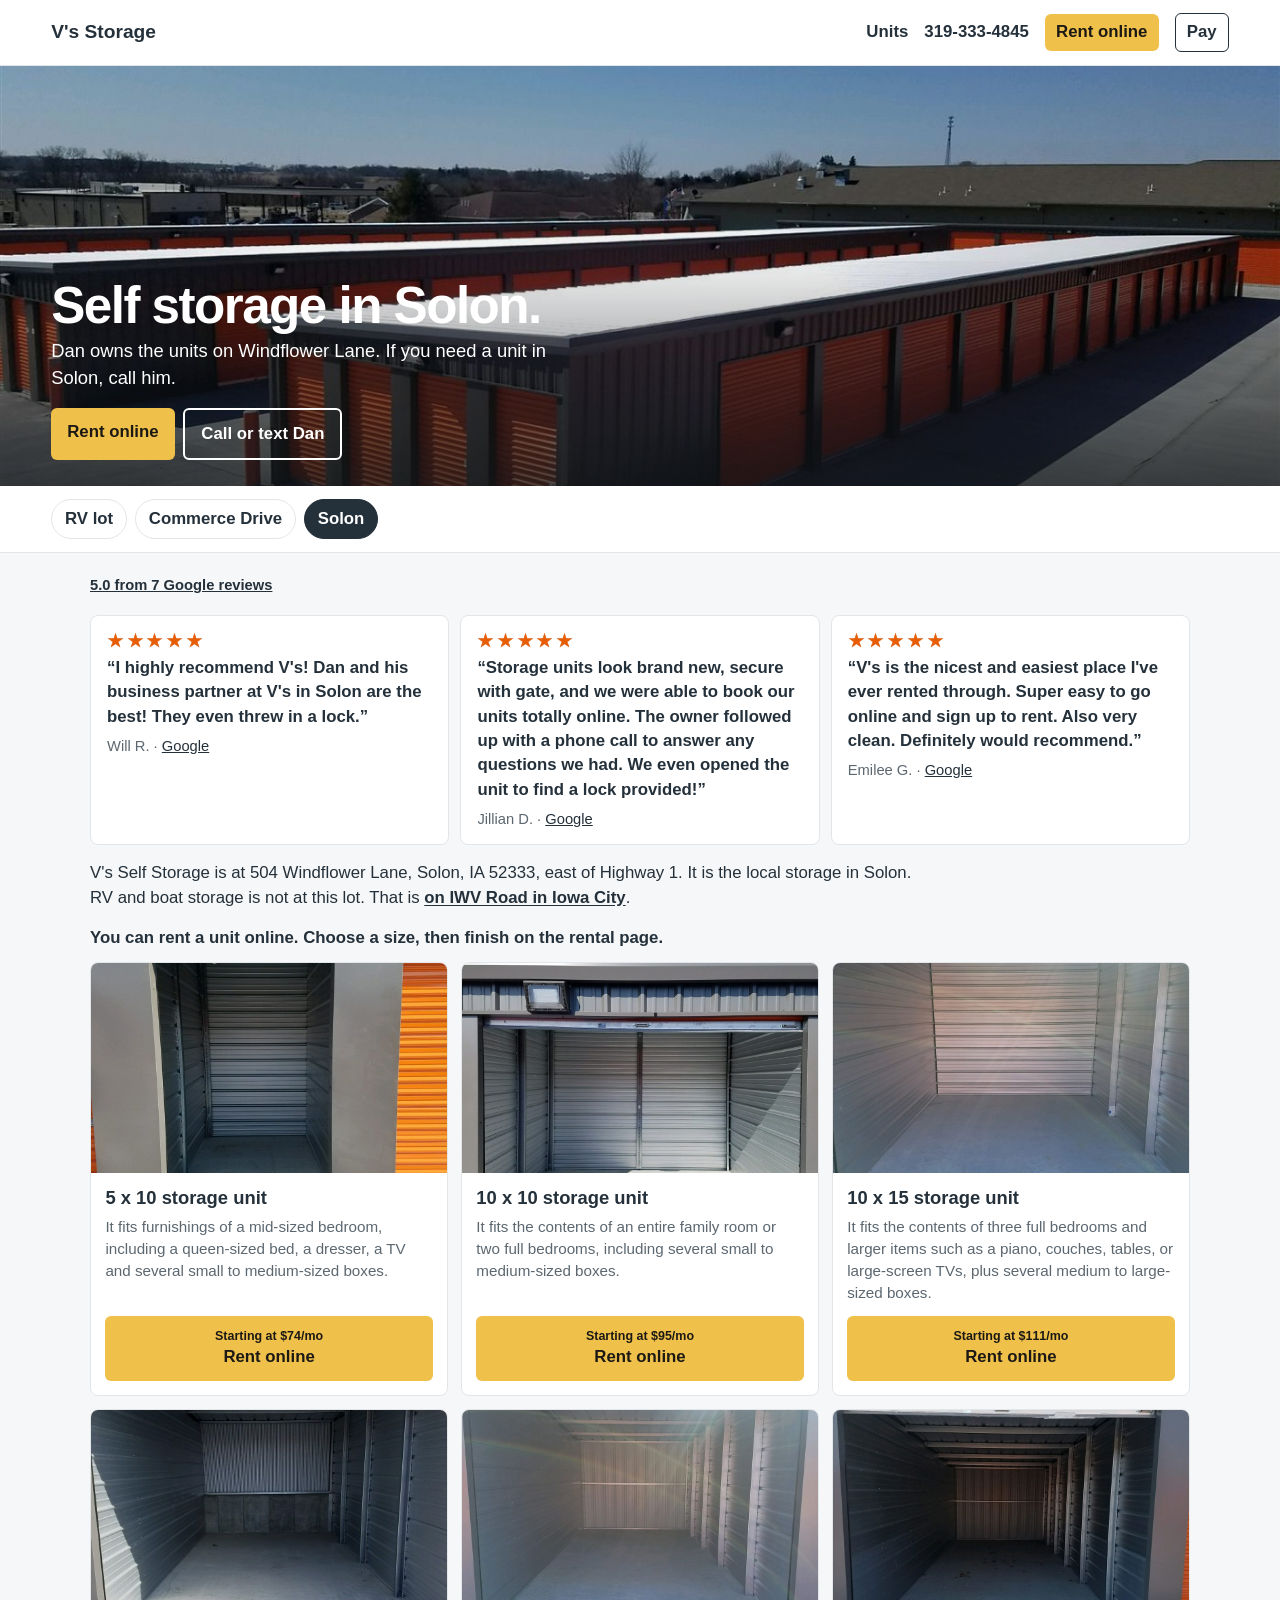
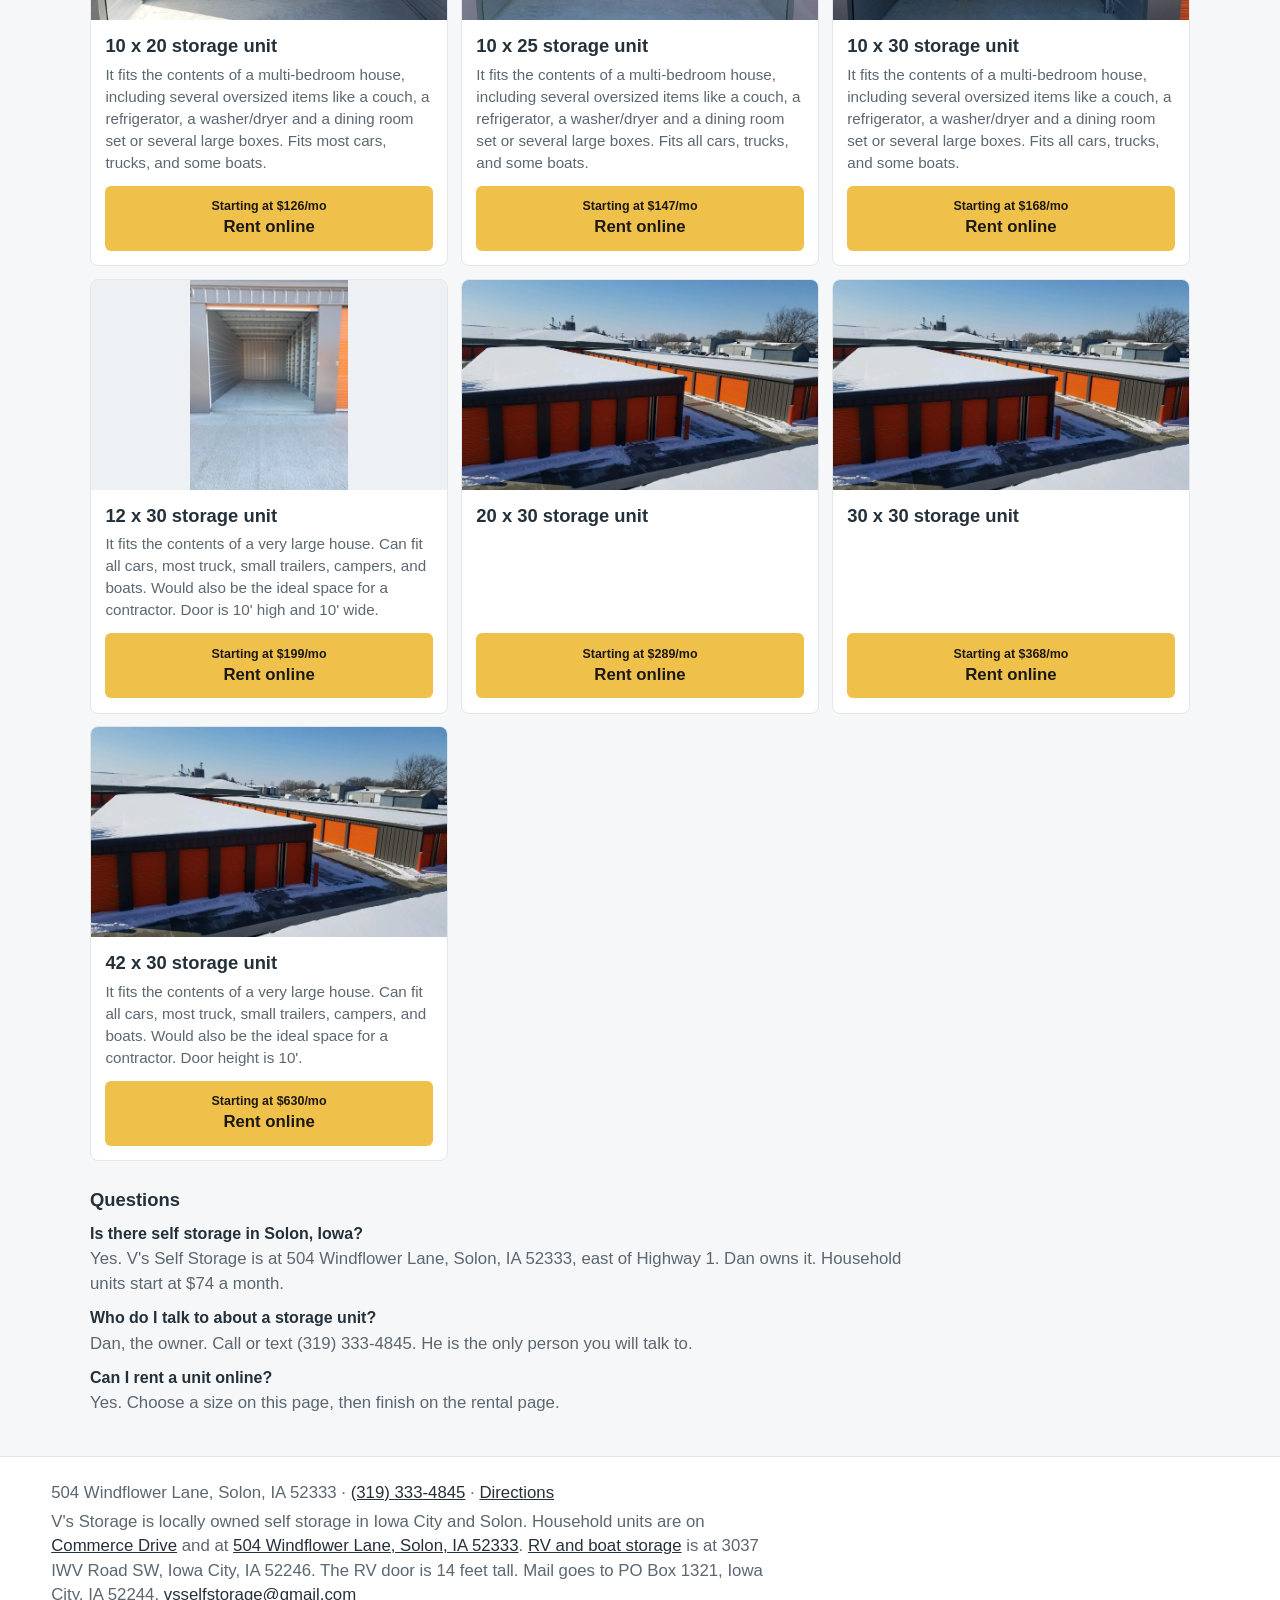
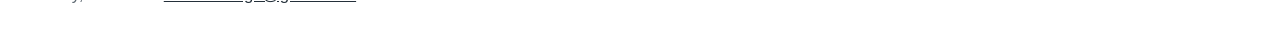
<file: solon.html>
<!DOCTYPE html>
<html lang="en">
<head>
  <meta charset="utf-8">
  <meta name="viewport" content="width=device-width, initial-scale=1">
  <title>Self Storage in Solon, Iowa | 504 Windflower Lane | V's</title>
  <meta name="description" content="Self storage at 504 Windflower Lane, Solon, Iowa. Dan owns the lot. Units from $74 a month. Call or text (319) 333-4845.">
  <meta name="robots" content="index, follow, max-image-preview:large">
  <link rel="canonical" href="solon.html">
  <meta property="og:type" content="website">
  <meta property="og:site_name" content="V's Storage">
  <meta property="og:locale" content="en_US">
  <meta property="og:title" content="Self Storage in Solon, Iowa | 504 Windflower Lane | V's">
  <meta property="og:description" content="Self storage at 504 Windflower Lane, Solon, Iowa. Dan owns the lot. Units from $74 a month. Call or text (319) 333-4845.">
  <meta name="twitter:card" content="summary">
  <meta name="twitter:title" content="Self Storage in Solon, Iowa | 504 Windflower Lane | V's">
  <meta name="twitter:description" content="Self storage at 504 Windflower Lane, Solon, Iowa. Dan owns the lot. Units from $74 a month. Call or text (319) 333-4845.">
  <link rel="preload" as="image" href="images/orange.jpg" fetchpriority="high">
  <link rel="stylesheet" href="site.css">
  <script src="lot-scroll.js"></script>
  <script type="application/ld+json">
{
  "@context": "https://schema.org",
  "@graph": [
    {
      "@type": "Organization",
      "@id": "index.html#vs-storage",
      "name": "V's Storage",
      "email": "vsselfstorage@gmail.com",
      "telephone": "+1-319-333-4845",
      "founder": {
        "@type": "Person",
        "name": "Dan"
      },
      "sameAs": [
        "https://www.facebook.com/vselfstorage/",
        "https://www.vsrvstorage.com/",
        "https://www.vsselfstorageiowacity.com/",
        "https://www.vsselfstoragesolon.com/"
      ]
    },
    {
      "@type": "SelfStorage",
      "@id": "solon.html#location",
      "name": "V's Self Storage",
      "description": "Self storage at 504 Windflower Lane, Solon, Iowa. Dan owns the lot. Units from $74 a month. Call or text (319) 333-4845.",
      "telephone": "+1-319-333-4845",
      "email": "vsselfstorage@gmail.com",
      "parentOrganization": {
        "@id": "index.html#vs-storage"
      },
      "address": {
        "@type": "PostalAddress",
        "streetAddress": "504 Windflower Lane",
        "addressLocality": "Solon",
        "addressRegion": "IA",
        "postalCode": "52333",
        "addressCountry": "US"
      },
      "hasMap": "https://www.google.com/maps?cid=5466573122025631212",
      "areaServed": {
        "@type": "City",
        "name": "Solon",
        "containedInPlace": {
          "@type": "State",
          "name": "Iowa"
        }
      },
      "priceRange": "$74-$630",
      "currenciesAccepted": "USD",
      "potentialAction": {
        "@type": "ReserveAction",
        "name": "Rent online",
        "target": "https://www.vsselfstoragesolon.com/pages/rent"
      },
      "makesOffer": [
        {
          "@type": "Offer",
          "name": "5 x 10 storage unit",
          "price": "74",
          "priceCurrency": "USD",
          "availability": "https://schema.org/InStock",
          "url": "https://www.vsselfstoragesolon.com/pages/rent"
        },
        {
          "@type": "Offer",
          "name": "10 x 10 storage unit",
          "price": "95",
          "priceCurrency": "USD",
          "availability": "https://schema.org/InStock",
          "url": "https://www.vsselfstoragesolon.com/pages/rent"
        },
        {
          "@type": "Offer",
          "name": "10 x 15 storage unit",
          "price": "111",
          "priceCurrency": "USD",
          "availability": "https://schema.org/InStock",
          "url": "https://www.vsselfstoragesolon.com/pages/rent"
        },
        {
          "@type": "Offer",
          "name": "10 x 20 storage unit",
          "price": "126",
          "priceCurrency": "USD",
          "availability": "https://schema.org/InStock",
          "url": "https://www.vsselfstoragesolon.com/pages/rent"
        },
        {
          "@type": "Offer",
          "name": "10 x 25 storage unit",
          "price": "147",
          "priceCurrency": "USD",
          "availability": "https://schema.org/InStock",
          "url": "https://www.vsselfstoragesolon.com/pages/rent"
        },
        {
          "@type": "Offer",
          "name": "10 x 30 storage unit",
          "price": "168",
          "priceCurrency": "USD",
          "availability": "https://schema.org/InStock",
          "url": "https://www.vsselfstoragesolon.com/pages/rent"
        },
        {
          "@type": "Offer",
          "name": "12 x 30 storage unit",
          "price": "199",
          "priceCurrency": "USD",
          "availability": "https://schema.org/InStock",
          "url": "https://www.vsselfstoragesolon.com/pages/rent"
        },
        {
          "@type": "Offer",
          "name": "20 x 30 storage unit",
          "price": "289",
          "priceCurrency": "USD",
          "availability": "https://schema.org/InStock",
          "url": "https://www.vsselfstoragesolon.com/pages/rent"
        },
        {
          "@type": "Offer",
          "name": "30 x 30 storage unit",
          "price": "368",
          "priceCurrency": "USD",
          "availability": "https://schema.org/InStock",
          "url": "https://www.vsselfstoragesolon.com/pages/rent"
        },
        {
          "@type": "Offer",
          "name": "42 x 30 storage unit",
          "price": "630",
          "priceCurrency": "USD",
          "availability": "https://schema.org/InStock",
          "url": "https://www.vsselfstoragesolon.com/pages/rent"
        }
      ],
      "geo": {
        "@type": "GeoCoordinates",
        "latitude": 41.7987588,
        "longitude": -91.4891433
      }
    },
    {
      "@type": "FAQPage",
      "@id": "solon.html#faq",
      "mainEntity": [
        {
          "@type": "Question",
          "name": "Is there self storage in Solon, Iowa?",
          "acceptedAnswer": {
            "@type": "Answer",
            "text": "Yes. V's Self Storage is at 504 Windflower Lane, Solon, IA 52333, east of Highway 1. Dan owns it. Household units start at $74 a month."
          }
        },
        {
          "@type": "Question",
          "name": "Who do I talk to about a storage unit?",
          "acceptedAnswer": {
            "@type": "Answer",
            "text": "Dan, the owner. Call or text (319) 333-4845. He is the only person you will talk to."
          }
        },
        {
          "@type": "Question",
          "name": "Can I rent a unit online?",
          "acceptedAnswer": {
            "@type": "Answer",
            "text": "Yes. Choose a size on this page, then finish on the rental page."
          }
        }
      ]
    }
  ]
}
  </script>
</head>
<body class="lot-orange">
  <header>
    <a class="brand" href="#top">V's Storage</a>
    <nav>
      <a class="quiet" href="#units">Units</a>
      <a class="quiet" href="tel:+13193334845">319-333-4845</a>
      <a class="rent-nav" href="https://www.vsselfstoragesolon.com/pages/rent">Rent online</a>
      <a class="pay" href="https://www.vsselfstoragesolon.com/login">Pay</a>
    </nav>
  </header>

  <section class="hero" id="top">
    <img src="images/orange.jpg" alt="Orange storage doors at V's Self Storage on Windflower Lane in Solon" width="1400" height="1050" fetchpriority="high">
    <div class="hero-copy">
      <h1>Self storage in Solon.</h1>
      <p>Dan owns the units on Windflower Lane. If you need a unit in Solon, call him.</p>
      <div class="actions">
        <a class="call" href="https://www.vsselfstoragesolon.com/pages/rent">Rent online</a>
        <a class="call phone" href="tel:+13193334845">Call or text Dan</a>
      </div>
    </div>
  </section>

  <nav class="lots" aria-label="Locations">
    <a href="index.html">RV lot</a>
    <a href="iowa-city.html">Commerce Drive</a>
    <a href="solon.html" aria-current="page">Solon</a>
  </nav>

  <main>
    <section class="reviews" aria-label="Google reviews">
      <p class="review-source"><a href="https://www.google.com/maps?cid=5466573122025631212">5.0 from 7 Google reviews</a></p>
      <blockquote>
        <p class="stars" aria-label="5 out of 5 stars"><span aria-hidden="true">★★★★★</span></p>
        <p>“I highly recommend V's! Dan and his business partner at V's in Solon are the best! They even threw in a lock.”</p>
        <footer>Will R. · <a href="https://www.google.com/maps?cid=5466573122025631212">Google</a></footer>
      </blockquote>
      <blockquote>
        <p class="stars" aria-label="5 out of 5 stars"><span aria-hidden="true">★★★★★</span></p>
        <p>“Storage units look brand new, secure with gate, and we were able to book our units totally online. The owner followed up with a phone call to answer any questions we had. We even opened the unit to find a lock provided!”</p>
        <footer>Jillian D. · <a href="https://www.google.com/maps?cid=5466573122025631212">Google</a></footer>
      </blockquote>
      <blockquote>
        <p class="stars" aria-label="5 out of 5 stars"><span aria-hidden="true">★★★★★</span></p>
        <p>“V's is the nicest and easiest place I've ever rented through. Super easy to go online and sign up to rent. Also very clean. Definitely would recommend.”</p>
        <footer>Emilee G. · <a href="https://www.google.com/maps?cid=5466573122025631212">Google</a></footer>
      </blockquote>
    </section>
    <p id="facts">V's Self Storage is at 504 Windflower Lane, Solon, IA 52333, east of Highway 1. It is the local storage in Solon. RV and boat storage is not at this lot. That is <a href="index.html">on IWV Road in Iowa City</a>.</p>
    <p id="rent-note">You can rent a unit online. Choose a size, then finish on the rental page.</p>
    <div class="units wide" id="units">
      <article class="unit">
        <img src="images/solon-bay-5x10.jpg" alt="5 x 10 storage unit at V's in Solon, Iowa" width="1050" height="1400" loading="lazy" decoding="async">
        <div><h2>5 x 10 storage unit</h2><p>It fits furnishings of a mid-sized bedroom, including a queen-sized bed, a dresser, a TV and several small to medium-sized boxes.</p></div>
        <a class="rent" href="https://www.vsselfstoragesolon.com/pages/rent"><span>Starting at $74/mo</span>Rent online</a>
      </article>
      <article class="unit">
        <img src="images/solon-bay-10x10.jpg" alt="10 x 10 storage unit at V's in Solon, Iowa" width="1050" height="1400" loading="lazy" decoding="async">
        <div><h2>10 x 10 storage unit</h2><p>It fits the contents of an entire family room or two full bedrooms, including several small to medium-sized boxes.</p></div>
        <a class="rent" href="https://www.vsselfstoragesolon.com/pages/rent"><span>Starting at $95/mo</span>Rent online</a>
      </article>
      <article class="unit">
        <img src="images/solon-bay-10x15.jpg" alt="10 x 15 storage unit at V's in Solon, Iowa" width="1050" height="1400" loading="lazy" decoding="async">
        <div><h2>10 x 15 storage unit</h2><p>It fits the contents of three full bedrooms and larger items such as a piano, couches, tables, or large-screen TVs, plus several medium to large-sized boxes.</p></div>
        <a class="rent" href="https://www.vsselfstoragesolon.com/pages/rent"><span>Starting at $111/mo</span>Rent online</a>
      </article>
      <article class="unit">
        <img src="images/solon-bay-10x20.jpg" alt="10 x 20 storage unit at V's in Solon, Iowa" width="1050" height="1400" loading="lazy" decoding="async">
        <div><h2>10 x 20 storage unit</h2><p>It fits the contents of a multi-bedroom house, including several oversized items like a couch, a refrigerator, a washer/dryer and a dining room set or several large boxes. Fits most cars, trucks, and some boats.</p></div>
        <a class="rent" href="https://www.vsselfstoragesolon.com/pages/rent"><span>Starting at $126/mo</span>Rent online</a>
      </article>
      <article class="unit">
        <img src="images/solon-bay-10x25.jpg" alt="10 x 25 storage unit at V's in Solon, Iowa" width="1050" height="1400" loading="lazy" decoding="async">
        <div><h2>10 x 25 storage unit</h2><p>It fits the contents of a multi-bedroom house, including several oversized items like a couch, a refrigerator, a washer/dryer and a dining room set or several large boxes. Fits all cars, trucks, and some boats.</p></div>
        <a class="rent" href="https://www.vsselfstoragesolon.com/pages/rent"><span>Starting at $147/mo</span>Rent online</a>
      </article>
      <article class="unit">
        <img src="images/solon-bay-10x30.jpg" alt="10 x 30 storage unit at V's in Solon, Iowa" width="1050" height="1400" loading="lazy" decoding="async">
        <div><h2>10 x 30 storage unit</h2><p>It fits the contents of a multi-bedroom house, including several oversized items like a couch, a refrigerator, a washer/dryer and a dining room set or several large boxes. Fits all cars, trucks, and some boats.</p></div>
        <a class="rent" href="https://www.vsselfstoragesolon.com/pages/rent"><span>Starting at $168/mo</span>Rent online</a>
      </article>
      <article class="unit fit">
        <img src="images/solon-12-x-30.jpg" alt="12 x 30 storage unit at V's in Solon, Iowa" width="150" height="200" loading="lazy" decoding="async">
        <div><h2>12 x 30 storage unit</h2><p>It fits the contents of a very large house. Can fit all cars, most truck, small trailers, campers, and boats. Would also be the ideal space for a contractor. Door is 10' high and 10' wide.</p></div>
        <a class="rent" href="https://www.vsselfstoragesolon.com/pages/rent"><span>Starting at $199/mo</span>Rent online</a>
      </article>
      <article class="unit">
        <img src="images/solon-buildings.jpg" alt="20 x 30 storage unit at V's in Solon, Iowa" width="1600" height="1200" loading="lazy" decoding="async">
        <div><h2>20 x 30 storage unit</h2></div>
        <a class="rent" href="https://www.vsselfstoragesolon.com/pages/rent"><span>Starting at $289/mo</span>Rent online</a>
      </article>
      <article class="unit">
        <img src="images/solon-buildings.jpg" alt="30 x 30 storage unit at V's in Solon, Iowa" width="1600" height="1200" loading="lazy" decoding="async">
        <div><h2>30 x 30 storage unit</h2></div>
        <a class="rent" href="https://www.vsselfstoragesolon.com/pages/rent"><span>Starting at $368/mo</span>Rent online</a>
      </article>
      <article class="unit">
        <img src="images/solon-buildings.jpg" alt="42 x 30 storage unit at V's in Solon, Iowa" width="1600" height="1200" loading="lazy" decoding="async">
        <div><h2>42 x 30 storage unit</h2><p>It fits the contents of a very large house. Can fit all cars, most truck, small trailers, campers, and boats. Would also be the ideal space for a contractor. Door height is 10'.</p></div>
        <a class="rent" href="https://www.vsselfstoragesolon.com/pages/rent"><span>Starting at $630/mo</span>Rent online</a>
      </article>
    </div>
    <section class="faq" aria-labelledby="faq-title">
      <h2 id="faq-title">Questions</h2>
      <article>
        <h3>Is there self storage in Solon, Iowa?</h3>
        <p>Yes. V's Self Storage is at 504 Windflower Lane, Solon, IA 52333, east of Highway 1. Dan owns it. Household units start at $74 a month.</p>
      </article>
      <article>
        <h3>Who do I talk to about a storage unit?</h3>
        <p>Dan, the owner. Call or text (319) 333-4845. He is the only person you will talk to.</p>
      </article>
      <article>
        <h3>Can I rent a unit online?</h3>
        <p>Yes. Choose a size on this page, then finish on the rental page.</p>
      </article>
    </section>
  </main>

  <footer>
    <p>504 Windflower Lane, Solon, IA 52333 · <a href="tel:+13193334845">(319) 333-4845</a> · <a href="https://www.google.com/maps?cid=5466573122025631212">Directions</a></p>
    <p>V's Storage is locally owned self storage in Iowa City and Solon. Household units are on <a href="iowa-city.html">Commerce Drive</a> and at <a href="solon.html">504 Windflower Lane, Solon, IA 52333</a>. <a href="index.html">RV and boat storage</a> is at 3037 IWV Road SW, Iowa City, IA 52246. The RV door is 14 feet tall. Mail goes to PO Box 1321, Iowa City, IA 52244. <a href="mailto:vsselfstorage@gmail.com">vsselfstorage@gmail.com</a></p>
  </footer>
  <script src="reviews.js"></script>
</body>
</html>
</file>
<file: site.css>
:root { --ink: #24303a; --muted: #5c6770; --line: #e3e6e8; --yellow: #f0c14a; --bg: #f6f7f8; --star: #f0c14a; --star-edge: #c99612; }
body.lot-orange { --star: #e85d04; --star-edge: #c44c00; }
* { box-sizing: border-box; }
body { margin: 0; background: var(--bg); color: var(--ink); font-family: "Segoe UI", Arial, sans-serif; font-size: 1.05rem; line-height: 1.45; }
img { max-width: 100%; display: block; }
a { color: inherit; }
button { font: inherit; color: inherit; cursor: pointer; }
:focus-visible { outline: 3px solid var(--ink); outline-offset: 2px; }
header { display: flex; align-items: center; justify-content: space-between; gap: 1rem; padding: 0.8rem 4vw; background: #fff; border-bottom: 1px solid var(--line); }
.brand { font-weight: 700; text-decoration: none; font-size: 1.2rem; }
nav { display: flex; gap: 1rem; align-items: center; }
nav a { text-decoration: none; font-weight: 600; }
.pay, .rent-nav { border-radius: 6px; padding: 0.4rem 0.7rem; font-weight: 700; text-decoration: none; }
.pay { border: 1px solid var(--ink); }
.rent-nav { background: var(--yellow); color: #1c1915; }
.hero { position: relative; min-height: 420px; color: #fff; display: flex; align-items: flex-end; }
.hero img { position: absolute; inset: 0; width: 100%; height: 100%; object-fit: cover; object-position: center 40%; }
.hero::after { content: ""; position: absolute; inset: 0; background: linear-gradient(to top, rgba(20,24,28,.72), rgba(20,24,28,.05) 55%); }
.hero-copy { position: relative; z-index: 1; padding: 2rem 4vw 1.6rem; max-width: 640px; }
h1 { margin: 0 0 0.4rem; font-size: clamp(2.1rem, 4vw, 3.2rem); line-height: 1.02; letter-spacing: -0.03em; }
.hero p { margin: 0 0 1rem; font-size: 1.15rem; }
.actions { display: flex; flex-wrap: wrap; gap: 0.55rem; }
.call { display: inline-block; background: var(--yellow); color: #1c1915; text-decoration: none; font-weight: 700; border-radius: 6px; padding: 0.75rem 1rem; }
.call.phone { background: transparent; color: #fff; border: 2px solid #fff; }
.lots { display: flex; gap: 0.5rem; padding: 0.8rem 4vw; background: #fff; border-bottom: 1px solid var(--line); overflow-x: auto; }
.lots a { border: 1px solid var(--line); background: #fff; border-radius: 999px; padding: 0.45rem 0.8rem; font-weight: 600; white-space: nowrap; text-decoration: none; }
.lots a[aria-current="page"] { background: var(--ink); color: #fff; border-color: var(--ink); }
main { width: min(1100px, calc(100% - 8vw)); margin: 0 auto; padding: 1.4rem 0 2.5rem; }
.reviews { display: grid; grid-template-columns: 1fr 1fr 1fr; gap: 0.7rem; margin-bottom: 1rem; }
.review-source { margin: 0 0 0.45rem; font-size: 0.92rem; grid-column: 1 / -1; }
.review-source a { font-weight: 600; }
.stars { margin: 0 0 0.4rem; color: var(--star); letter-spacing: 0.14em; font-size: 1.2rem; font-weight: 400; line-height: 1; }
.stars span { -webkit-text-stroke: 0.35px var(--star-edge); paint-order: stroke fill; }
.reviews blockquote footer { padding: 0; background: transparent; border: 0; }
.reviews.is-rotating blockquote[hidden] { display: none; }
#facts { margin: 0 0 1rem; max-width: 52rem; }
#facts a { font-weight: 600; text-decoration: underline; text-underline-offset: 0.14em; }
#rent-note { margin: 0 0 0.7rem; font-weight: 700; }
blockquote { margin: 0; background: #fff; border: 1px solid var(--line); border-radius: 8px; padding: 0.9rem 1rem; }
blockquote p { margin: 0 0 0.4rem; font-weight: 650; font-weight: 600; }
blockquote footer { color: var(--muted); font-size: 0.92rem; border: 0; }
.units { display: grid; gap: 0.6rem; }
.unit { display: grid; grid-template-columns: 112px 1fr auto; gap: 0.9rem; align-items: center; background: #fff; border: 1px solid var(--line); border-radius: 8px; padding: 0.55rem; }
.unit img { width: 112px; height: 84px; object-fit: cover; border-radius: 4px; }
.unit h2 { margin: 0; font-size: 1.15rem; }
.unit p { margin: 0.25rem 0 0; color: var(--muted); font-size: 0.95rem; }
.rent { display: inline-block; background: var(--yellow); color: #1c1915; text-decoration: none; font-weight: 700; border-radius: 6px; padding: 0.7rem 0.9rem; text-align: center; min-width: 118px; }
.rent span { display: block; font-size: 0.78rem; font-weight: 600; }
.faq { margin-top: 1.6rem; max-width: 52rem; }
.faq h2 { margin: 0 0 0.55rem; font-size: 1.15rem; }
.faq article + article { margin-top: 0.65rem; }
.faq h3 { margin: 0; font-size: 1rem; font-weight: 600; }
.faq p { margin: 0.12rem 0 0; color: var(--muted); }
footer { background: #fff; border-top: 1px solid var(--line); padding: 1.2rem 4vw 1.6rem; color: var(--muted); }
footer p { margin: 0.3rem 0; max-width: 46rem; }
footer a { color: var(--ink); }
@media (min-width: 960px) {
  .units.wide { grid-template-columns: repeat(3, minmax(0, 1fr)); gap: 0.8rem; align-items: stretch; }
  .units.wide .unit { grid-template-columns: 1fr; grid-template-rows: auto 1fr auto; align-items: stretch; padding: 0; gap: 0; overflow: hidden; height: 100%; }
  .units.wide .unit img { width: 100%; height: 210px; border-radius: 0; object-fit: cover; object-position: center 42%; }
  .units.wide .unit.fit img { object-fit: contain; background: #eef1f3; }
  .units.wide .unit > div { padding: 0.8rem 0.9rem 0; }
  .units.wide .rent { margin: 0.75rem 0.9rem 0.9rem; align-self: end; }
  .units.rv { grid-template-columns: 1fr 1fr; gap: 0.8rem; align-items: stretch; }
  .units.rv .unit { grid-template-columns: 150px 1fr; align-items: start; padding: 0.7rem; height: 100%; }
  .units.rv .unit img { width: 150px; height: 200px; object-fit: cover; }
  .units.rv .rent { grid-column: 2; justify-self: start; margin-top: 0.7rem; }
}
@media (max-width: 720px) {
  .hero { min-height: 320px; }
  main { display: flex; flex-direction: column; padding-top: 0.85rem; }
  .reviews { order: 1; }
  .reviews {
    display: flex;
    gap: 0.55rem;
    overflow-x: auto;
    scroll-snap-type: x mandatory;
    scrollbar-width: none;
    margin: 0 -4vw 0.65rem;
    padding: 0 4vw 0.15rem;
  }
  .reviews::-webkit-scrollbar { display: none; }
  .reviews blockquote { flex: 0 0 min(15.5rem, 82%); scroll-snap-align: start; padding: 0.55rem 0.7rem; }
  .reviews blockquote p { margin: 0; font-size: 0.92rem; }
  .reviews blockquote footer { margin-top: 0.15rem; font-size: 0.8rem; }
  .reviews.is-rotating {
    display: grid;
    grid-template-columns: 1fr;
    margin: 0 0 0.65rem;
    padding: 0;
    overflow: visible;
  }
  .reviews.is-rotating blockquote { flex: none; width: auto; }
  .reviews .stars { margin: 0 0 0.25rem; }
  #facts { order: 3; font-size: 0.92rem; margin: 0.85rem 0 0; }
  .faq { order: 4; margin-top: 0.85rem; }
  #rent-note, #units { order: 2; }
  .unit { grid-template-columns: 1fr; padding: 0; gap: 0; overflow: hidden; }
  .unit img { width: 100%; height: 168px; border-radius: 0; object-fit: cover; object-position: center 42%; }
  .unit.fit img { object-fit: contain; background: #eef1f3; }
  .unit > div { padding: 0.6rem 0.75rem 0; }
  .unit h2 { font-size: 1.05rem; }
  .unit p {
    display: -webkit-box;
    -webkit-box-orient: vertical;
    -webkit-line-clamp: 2;
    line-clamp: 2;
    overflow: hidden;
    margin-top: 0.15rem;
    font-size: 0.88rem;
  }
  .rent { grid-column: 1 / -1; margin: 0.5rem 0.75rem 0.7rem; padding: 0.55rem 0.75rem; }
  nav .quiet { display: none; }
}
</file>
